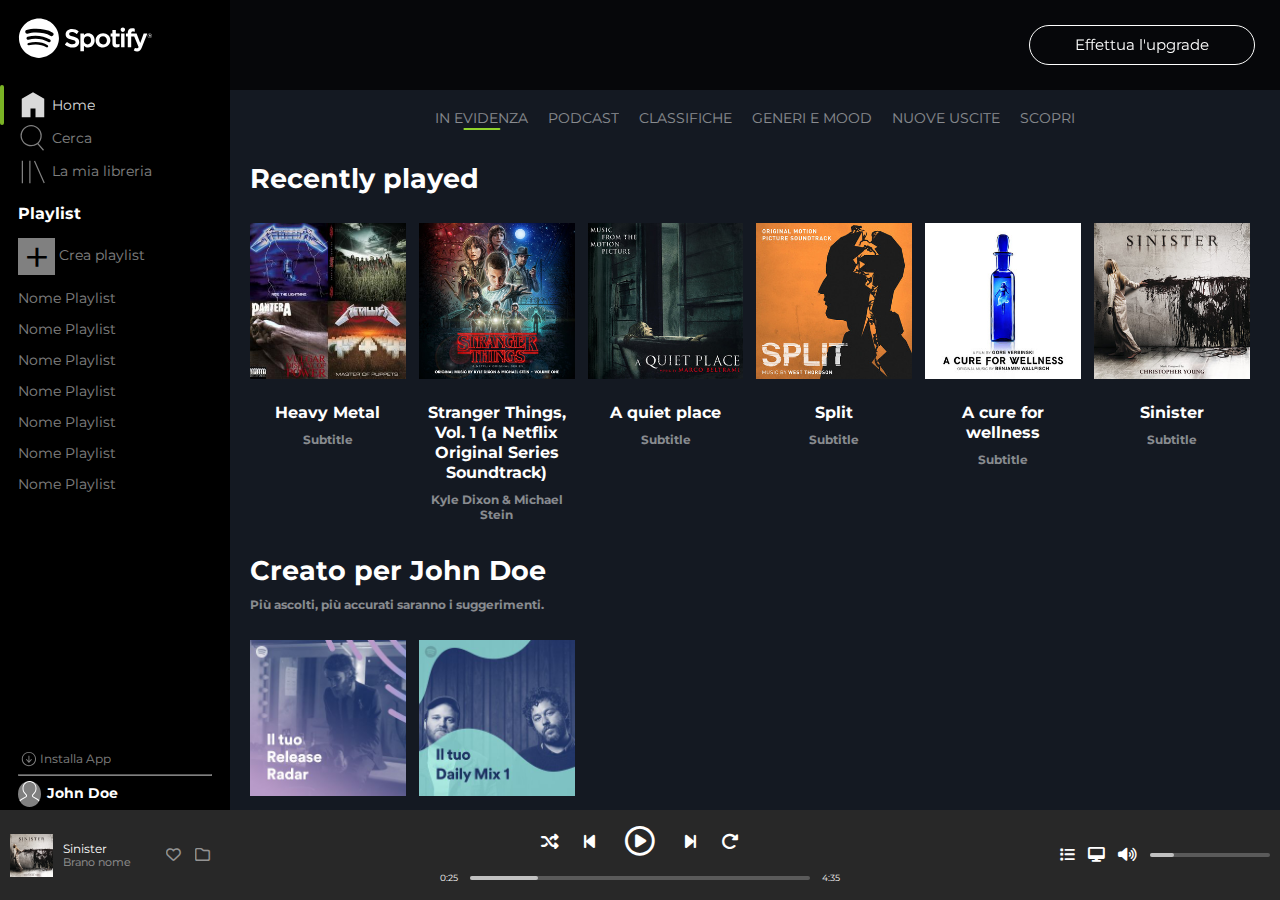
<file: index.html>
<!DOCTYPE html>
<html lang="en">
<head>
    <meta charset="UTF-8">
    <meta http-equiv="X-UA-Compatible" content="IE=edge">
    <meta name="viewport" content="width=device-width, initial-scale=1.0">
    <link rel="preconnect" href="https://fonts.googleapis.com">
    <link rel="preconnect" href="https://fonts.gstatic.com" crossorigin>
    <link href="https://fonts.googleapis.com/css2?family=Montserrat:ital,wght@0,100;0,500;0,700;0,900;1,100;1,500;1,700;1,900&display=swap" rel="stylesheet">
    <link rel="stylesheet" href="https://cdnjs.cloudflare.com/ajax/libs/font-awesome/6.2.0/css/all.min.css">
    <link rel="stylesheet" href="css/style.css">
    <link rel="stylesheet" href="css/hover.css">
    <link rel="stylesheet" href="css/responsive.css">
    <title>Spotify web</title>
</head>
<body>

    <div id="main-container">

        <div id="side-bar">

            <div id="logo">
                <img src="img/logo.svg" alt="Logo Spotify" id="logo-big">
                <img src="img/logo-small.svg" alt="Logo Spotify" id="logo-small">
            </div>

            <div class="side-option less-dark-till-hover">
                <img src="img/home.svg" alt="Home">
                <span class="no-responsive">Home</spna>
                <div class="greenbar no-responsive"></div>
            </div>

            <div class="side-option dark-till-hover">
                <img src="img/search.svg" alt="Search">
                <span class="no-responsive">Cerca</span>
            </div>

            <div class="side-option dark-till-hover">
                <img src="img/libreria.svg" alt="Library">
                <span class="no-responsive">La mia libreria</span>
            </div>

            <h3 class="no-responsive">Playlist</h3>

            <div id="add-playlist" class="dark-till-hover no-responsive">
                <div id="add">+</div>
                Crea playlist
            </div>

            <ul class="no-responsive">
                <li class="dark-till-hover">Nome Playlist</li>
                <li class="dark-till-hover">Nome Playlist</li>
                <li class="dark-till-hover">Nome Playlist</li>
                <li class="dark-till-hover">Nome Playlist</li>
                <li class="dark-till-hover">Nome Playlist</li>
                <li class="dark-till-hover">Nome Playlist</li>
                <li class="dark-till-hover">Nome Playlist</li>
            </ul>

            <div id="download" class="dark-till-hover">
                <img src="img/download.svg" alt="Download button">
                <span class="no-responsive">Installa App</span>
            </div>
            
            <hr class="no-responsive">

            <div id="user">
                <img src="img/profile.svg" alt="Immagine profilo">
                <span class="no-responsive">John Doe</span>
            </div>

        </div>

        <div id="cta">
            <div id="upgrade" class="zoom">Effettua l'upgrade</div>
        </div>

        <div id="album-selection">

            <nav id="top-options">
                <div id="now-active">
                    <div class="dark-till-hover">IN EVIDENZA</div>
                    <div class="greenbar"></div>
                </div>
                <div class="dark-till-hover"> PODCAST</div>
                <div class="dark-till-hover">CLASSIFICHE</div>
                <div class="dark-till-hover">GENERI E MOOD</div>
                <div class="dark-till-hover">NUOVE USCITE</div>
                <div class="dark-till-hover">SCOPRI</div>
            </nav>

            <div id="card-wrapper">

                <h2>Recently played</h2>
                <section class="card-container">
                    
                    <div class="card">                        
                        <div class="img-container">
                            <img src="img/metal_lifting.jpg" alt="Musica metal">
                            <div class="rollhover"><i class="fa-regular fa-circle-play"></i></div>
                        </div>
                        <h4>Heavy Metal</h4>
                        <h6>Subtitle</h6>
                    </div>
                    
                    <div class="card">
                        <div class="img-container">
                            <img src="img/stranger.jpeg" alt="Stranger Things vol. 1">
                            <div class="rollhover"><i class="fa-regular fa-circle-play"></i></div>
                        </div>
                        <h4>Stranger Things, Vol. 1 (a Netflix Original Series Soundtrack)</h4>
                        <h6>Kyle Dixon &amp; Michael Stein</h6>
                    </div>
                    
                    <div class="card">
                        <div class="img-container">
                            <img src="img/aquietplace.jpeg" alt="A quiet place">
                            <div class="rollhover"><i class="fa-regular fa-circle-play"></i></div>
                        </div>
                        <h4>A quiet place</h4>
                        <h6>Subtitle</h6>
                    </div>
                    
                    <div class="card">
                        <div class="img-container">
                            <img src="img/split.jpeg" alt="Split">
                            <div class="rollhover"><i class="fa-regular fa-circle-play"></i></div>
                        </div>
                        <h4>Split</h4>
                        <h6>Subtitle</h6>
                    </div>
                    
                    <div class="card">
                        <div class="img-container">
                            <img src="img/cure.jpeg" alt="Cure">
                            <div class="rollhover"><i class="fa-regular fa-circle-play"></i></div>
                        </div>
                        <h4>A cure for wellness</h4>
                        <h6>Subtitle</h6>
                    </div>
                    
                    <div class="card">
                        <div class="img-container">
                            <img src="img/sinister.jpeg" alt="Sinister">
                            <div class="rollhover"><i class="fa-regular fa-circle-play"></i></div>
                        </div>
                        <h4>Sinister</h4>
                        <h6>Subtitle</h6>
                    </div>
                
                </section>

                <h2>Creato per John Doe</h2>
                <h6>Pi&ugrave; ascolti, pi&ugrave; accurati saranno i suggerimenti.</h6>
                <section class="card-container">
                    
                    <div class="card">
                        <div class="img-container">
                            <img src="img/radar.jpeg" alt="Radar">
                            <div class="rollhover"><i class="fa-regular fa-circle-play"></i></div>
                        </div>
                        <h4>Release Radar</h4>
                    </div>
                    
                    <div class="card">
                        <div class="img-container">
                            <img src="img/mixdaily.jpeg" alt="Mix">
                            <div class="rollhover"><i class="fa-regular fa-circle-play"></i></div>
                        </div>
                        <h4>Daily Mix 1</h4>
                    </div>                    
                
                </section>

                <h2>Artisti pi&ugrave; popolari</h2>
                <h6>Pi&ugrave; ascolti, pi&ugrave; accurati saranno i suggerimenti.</h6>
                <section class="card-container">
                    
                    <div class="card">
                        <div class="img-container">
                            <img src="img/youg.jpeg" alt="Youg">
                            <div class="rollhover"><i class="fa-regular fa-circle-play"></i></div>
                        </div>
                        <h4>Lana del Rey</h4>
                    </div>
                    
                    <div class="card">
                        <div class="img-container">
                            <img src="img/einaudi.jpeg" alt="Einaudi">
                            <div class="rollhover"><i class="fa-regular fa-circle-play"></i></div>
                        </div>
                        <h4>Ludovico Einaudi</h4>
                    </div>                    
                
                </section>

           </div>

        </div>

    </div>

    <div id="controls">

        <div class="side-controls">

            <div id="track-icon">
                <img src="img/sinister.jpeg" alt="Sinister">
                <div id="track-name">
                    Sinister<br>
                    <div class="dark-till-hover">Brano nome</div>
                </div>
            </div>
            <div id="folder-favourites">
                <div class="dark-till-hover"><i class="fa-regular fa-heart"></i></div>
                <div class="dark-till-hover"><i class="fa-regular fa-folder"></i></div>
            </div>

        </div>

        <div id="main-controls">
            
            <div id="track-controls">
                <i class="fa-solid fa-shuffle"></i>
                <i class="fa-solid fa-backward-step"></i>
                <i class="fa-regular fa-circle-play zoom" id="play"></i>
                <i class="fa-solid fa-forward-step"></i>
                <i class="fa-solid fa-rotate-right"></i>
            </div>

            <div id="time-bar">
                <div class="time">0:25</div>
                <div class="bar-tot">
                    <div class="bar-now">
                        <div class="bar-pointer"></div>
                    </div>
                </div>
                <div class="time">4:35</div>
            </div>

        </div>

        <div class="side-controls">
            <i class="fa-solid fa-list"></i>
            <i class="fa-solid fa-desktop"></i>
            <i class="fa-solid fa-volume-high"></i>
            <div class="bar-tot">
                <div class="bar-now">
                    <div class="bar-pointer"></div>
                </div>
            </div>
        </div>

    </div>
    
</body>
</html>
</file>
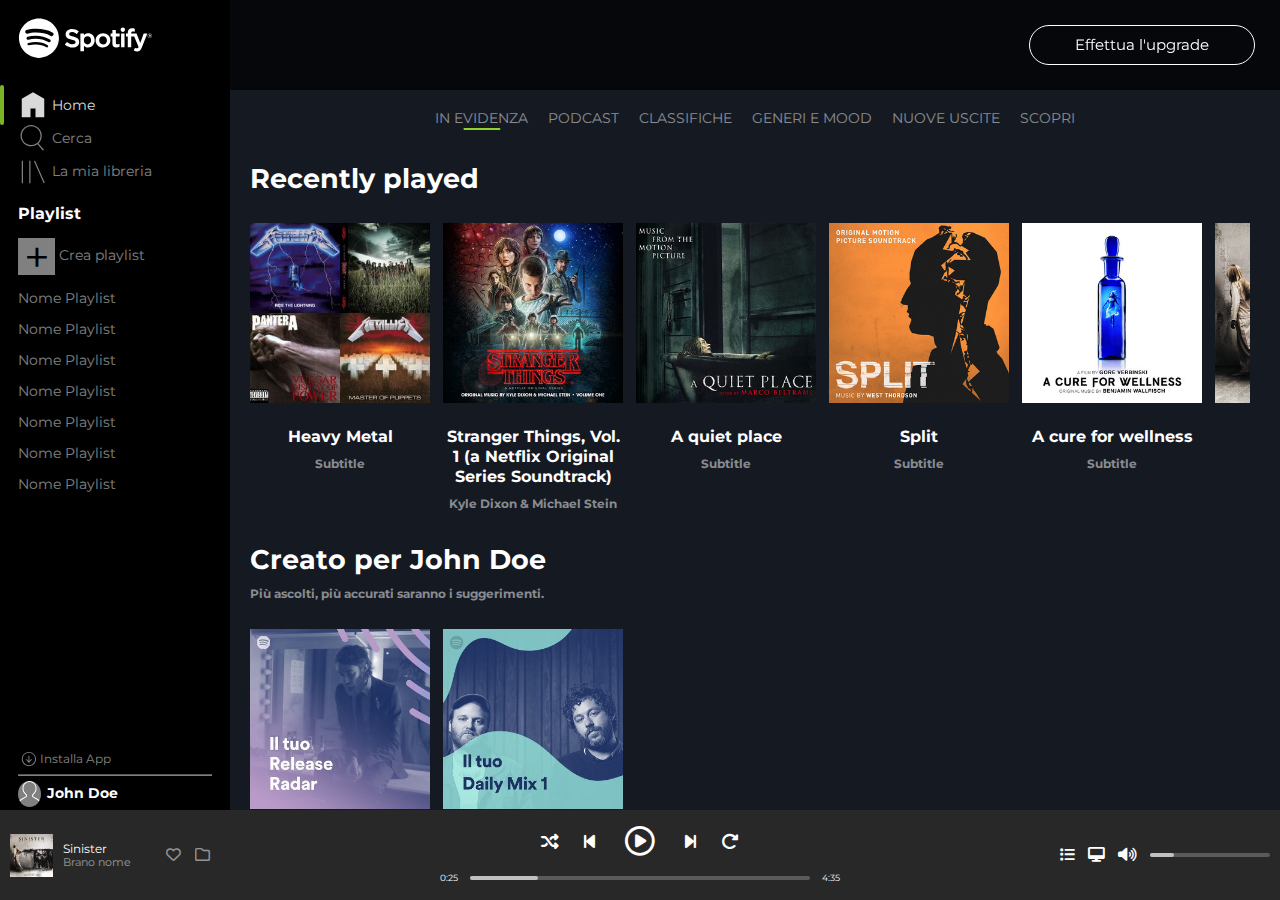
<file: Bonus/index.html>
<!DOCTYPE html>
<html lang="en">
<head>
    <meta charset="UTF-8">
    <meta http-equiv="X-UA-Compatible" content="IE=edge">
    <meta name="viewport" content="width=device-width, initial-scale=1.0">
    <link rel="preconnect" href="https://fonts.googleapis.com">
    <link rel="preconnect" href="https://fonts.gstatic.com" crossorigin>
    <link href="https://fonts.googleapis.com/css2?family=Montserrat:ital,wght@0,100;0,500;0,700;0,900;1,100;1,500;1,700;1,900&display=swap" rel="stylesheet">
    <link rel="stylesheet" href="https://cdnjs.cloudflare.com/ajax/libs/font-awesome/6.2.0/css/all.min.css">
    <link rel="stylesheet" href="css/style.css">
    <link rel="stylesheet" href="css/hover.css">
    <link rel="stylesheet" href="css/responsive.css">
    <title>Spotify web bonus</title>
</head>
<body>

    <div id="main-container">

        <div id="side-bar">

            <div id="logo">
                <img src="img/logo.svg" alt="Logo Spotify" id="logo-big">
                <img src="img/logo-small.svg" alt="Logo Spotify" id="logo-small">
            </div>

            <div class="side-option less-dark-till-hover">
                <img src="img/home.svg" alt="Home">
                <span class="no-responsive">Home</spna>
                <div class="greenbar no-responsive"></div>
            </div>

            <div class="side-option dark-till-hover">
                <img src="img/search.svg" alt="Search">
                <span class="no-responsive">Cerca</span>
            </div>

            <div class="side-option dark-till-hover">
                <img src="img/libreria.svg" alt="Library">
                <span class="no-responsive">La mia libreria</span>
            </div>

            <h3 class="no-responsive">Playlist</h3>

            <div id="add-playlist" class="dark-till-hover no-responsive">
                <div id="add">+</div>
                Crea playlist
            </div>

            <ul class="no-responsive">
                <li class="dark-till-hover">Nome Playlist</li>
                <li class="dark-till-hover">Nome Playlist</li>
                <li class="dark-till-hover">Nome Playlist</li>
                <li class="dark-till-hover">Nome Playlist</li>
                <li class="dark-till-hover">Nome Playlist</li>
                <li class="dark-till-hover">Nome Playlist</li>
                <li class="dark-till-hover">Nome Playlist</li>
            </ul>

            <div id="download" class="dark-till-hover">
                <img src="img/download.svg" alt="Download button">
                <span class="no-responsive">Installa App</span>
            </div>
            
            <hr class="no-responsive">

            <div id="user">
                <img src="img/profile.svg" alt="Immagine profilo">
                <span class="no-responsive">John Doe</span>
            </div>

        </div>

        <div id="cta">
            <div id="upgrade" class="zoom">Effettua l'upgrade</div>
        </div>

        <div id="album-selection">

            <nav id="top-options">
                <div id="now-active">
                    <div class="dark-till-hover">IN EVIDENZA</div>
                    <div class="greenbar"></div>
                </div>
                <div class="dark-till-hover"> PODCAST</div>
                <div class="dark-till-hover">CLASSIFICHE</div>
                <div class="dark-till-hover">GENERI E MOOD</div>
                <div class="dark-till-hover">NUOVE USCITE</div>
                <div class="dark-till-hover">SCOPRI</div>
            </nav>

            <div id="card-wrapper">

                <h2>Recently played</h2>
                <section class="card-container">
                    
                    <div class="card">                        
                        <div class="img-container">
                            <img src="img/metal_lifting.jpg" alt="Musica metal">
                            <div class="rollhover"><i class="fa-regular fa-circle-play"></i></div>
                        </div>
                        <h4>Heavy Metal</h4>
                        <h6>Subtitle</h6>
                    </div>
                    
                    <div class="card">
                        <div class="img-container">
                            <img src="img/stranger.jpeg" alt="Stranger Things vol. 1">
                            <div class="rollhover"><i class="fa-regular fa-circle-play"></i></div>
                        </div>
                        <h4>Stranger Things, Vol. 1 (a Netflix Original Series Soundtrack)</h4>
                        <h6>Kyle Dixon &amp; Michael Stein</h6>
                    </div>
                    
                    <div class="card">
                        <div class="img-container">
                            <img src="img/aquietplace.jpeg" alt="A quiet place">
                            <div class="rollhover"><i class="fa-regular fa-circle-play"></i></div>
                        </div>
                        <h4>A quiet place</h4>
                        <h6>Subtitle</h6>
                    </div>
                    
                    <div class="card">
                        <div class="img-container">
                            <img src="img/split.jpeg" alt="Split">
                            <div class="rollhover"><i class="fa-regular fa-circle-play"></i></div>
                        </div>
                        <h4>Split</h4>
                        <h6>Subtitle</h6>
                    </div>
                    
                    <div class="card">
                        <div class="img-container">
                            <img src="img/cure.jpeg" alt="Cure">
                            <div class="rollhover"><i class="fa-regular fa-circle-play"></i></div>
                        </div>
                        <h4>A cure for wellness</h4>
                        <h6>Subtitle</h6>
                    </div>
                    
                    <div class="card">
                        <div class="img-container">
                            <img src="img/sinister.jpeg" alt="Sinister">
                            <div class="rollhover"><i class="fa-regular fa-circle-play"></i></div>
                        </div>
                        <h4>Sinister</h4>
                        <h6>Subtitle</h6>
                    </div>
                
                </section>

                <h2>Creato per John Doe</h2>
                <h6>Pi&ugrave; ascolti, pi&ugrave; accurati saranno i suggerimenti.</h6>
                <section class="card-container">
                    
                    <div class="card">
                        <div class="img-container">
                            <img src="img/radar.jpeg" alt="Radar">
                            <div class="rollhover"><i class="fa-regular fa-circle-play"></i></div>
                        </div>
                        <h4>Release Radar</h4>
                    </div>
                    
                    <div class="card">
                        <div class="img-container">
                            <img src="img/mixdaily.jpeg" alt="Mix">
                            <div class="rollhover"><i class="fa-regular fa-circle-play"></i></div>
                        </div>
                        <h4>Daily Mix 1</h4>
                    </div>                    
                
                </section>

                <h2>Artisti pi&ugrave; popolari</h2>
                <h6>Pi&ugrave; ascolti, pi&ugrave; accurati saranno i suggerimenti.</h6>
                <section class="card-container">
                    
                    <div class="card">
                        <div class="img-container">
                            <img src="img/youg.jpeg" alt="Youg">
                            <div class="rollhover"><i class="fa-regular fa-circle-play"></i></div>
                        </div>
                        <h4>Lana del Rey</h4>
                    </div>
                    
                    <div class="card">
                        <div class="img-container">
                            <img src="img/einaudi.jpeg" alt="Einaudi">
                            <div class="rollhover"><i class="fa-regular fa-circle-play"></i></div>
                        </div>
                        <h4>Ludovico Einaudi</h4>
                    </div>                    
                
                </section>

           </div>

        </div>

    </div>

    <div id="controls">

        <div class="side-controls">

            <div id="track-icon">
                <img src="img/sinister.jpeg" alt="Sinister">
                <div id="track-name">
                    Sinister<br>
                    <div class="dark-till-hover">Brano nome</div>
                </div>
            </div>
            <div id="folder-favourites">
                <div class="dark-till-hover"><i class="fa-regular fa-heart"></i></div>
                <div class="dark-till-hover"><i class="fa-regular fa-folder"></i></div>
            </div>

        </div>

        <div id="main-controls">
            
            <div id="track-controls">
                <i class="fa-solid fa-shuffle"></i>
                <i class="fa-solid fa-backward-step"></i>
                <i class="fa-regular fa-circle-play zoom" id="play"></i>
                <i class="fa-solid fa-forward-step"></i>
                <i class="fa-solid fa-rotate-right"></i>
            </div>

            <div id="time-bar">
                <div class="time">0:25</div>
                <div class="bar-tot">
                    <div class="bar-now">
                        <div class="bar-pointer"></div>
                    </div>
                </div>
                <div class="time">4:35</div>
            </div>

        </div>

        <div class="side-controls">
            <i class="fa-solid fa-list"></i>
            <i class="fa-solid fa-desktop"></i>
            <i class="fa-solid fa-volume-high"></i>
            <div class="bar-tot">
                <div class="bar-now">
                    <div class="bar-pointer"></div>
                </div>
            </div>
        </div>

    </div>
    
</body>
</html>
</file>
<file: css/style.css>
/* general rules */
*{
    margin: 0;
    padding: 0;
    box-sizing: border-box;
}

:root{
    --green: #90d32c;
    --grey: rgba(255, 255, 255, .5);
    font-family: 'Montserrat', sans-serif;
    color: #fff;
    font-size: 13.5px;
}

li{
    list-style: none;
}

img{
    max-width: 100%;
}

.greenbar{
    background-color: var(--green);
    border-radius: 5px;
}

.dark-till-hover{
    opacity: 0.5;
}

.less-dark-till-hover{
    opacity: 0.85;
}

/* main part rules */
#main-container{
    display: flex;
    flex-wrap: nowrap;
    height: calc(100vh - 90px);
    overflow: auto;
    position: relative;
}


/* side bar rules */
#side-bar{
    flex-shrink: 0;
    background-color: #000;
    color: #fff;
    width: 230px;
    height: 100%;
    padding: 18px 18px 3px;
    overflow: auto;
    display: flex;
    flex-direction: column;
}

#side-bar > *{
    width: fit-content;
}

/* logo rules */
#logo{
    height: 72px;
    flex-shrink: 0;
}

#logo-big{
    width: 135px;
}

#logo-small{
    width: 30px;
    display: none;
}

/* side navigator rules */
.side-option img{
    width: 30px;
}

.side-option span{
    vertical-align: top;
    line-height: 30px;
}

.side-option.less-dark-till-hover{
    position: relative;
}

#side-bar .greenbar{
    height: 40px;
    width: 4px;
    position: absolute;
    left: -18px;
    top: -5px;
}

/* playlist rules */
#side-bar h3{
    margin: 15px 0;
}

#add{
    background-color: #fff;
    color: #000;
    display: inline-block;
    width: 37px;
    height: 37px;
    line-height: 37px;
    text-align: center;
    font-size: 45px;
    vertical-align: middle;
}

#side-bar ul{
    overflow-y: auto;
    width: 100%;
    min-height: 40px;
}

#side-bar li{
    margin: 15px 0;
    width: fit-content;
}

/* foot sidebar rules */
#download{
    margin-top: auto;
    font-size: 0.9rem;
}

#download img{
    width: 19px;
    vertical-align: middle;
}

#side-bar hr{
    border-color: var(--grey);
    width: 100%;
    margin: 5px 0;
}

#user{
    font-weight: bold;
    cursor: pointer;
}

#user img{
    width: 23px;
    vertical-align: middle;
    background-color: var(--grey);
    border-radius: 50%;
    margin-right: 2px;
}
/* end sidebar rules */

/* call to action rules */
#cta{
    background-color: rgba(0, 0, 0, .7);
    height: 90px;
    position: absolute;
    top: 0;
    right: 0;
    width: calc(100% - 230px);
    z-index: 100;
}

#upgrade{
    border: 1px solid #fff;
    padding: 10px 45px;
    border-radius: 100px;
    font-size: 1.1rem;
    margin-left: auto;
    margin-right: 25px;
    margin-top: 25px;
    width: fit-content;
    transition: all 0.1s linear;
}

/* album selection rules */
#album-selection{
    flex-grow: 1;
    min-width: 100px;
    height: 100%;
    background-color: #141922;
    overflow: auto;
}

/* top options rules */
#top-options{
    margin-top: 110px;
    padding: 0 20px;
    display: flex;
    justify-content: center;
    column-gap: 20px;
    row-gap: 35px;
    flex-wrap: wrap;
}

#top-options *{
    width: max-content;
    height: 20px;
    flex-shrink: 0;
    position: relative;
}

#top-options .greenbar{
    width: 40%;
    height: 2px;
    position: absolute;
    bottom: 0;
    left: 50%;
    transform: translate(-50%, 0);
}

/* cards section rules */
#card-wrapper{
    padding: 0 30px 0 20px;
}

#card-wrapper h2{
    font-size: 2rem;
    margin-top: 32px;
}

.card-container{
    display: flex;
    flex-wrap: wrap;
    align-items: flex-start;
    gap: 13px;
    margin-top: 28px;
}

.card{
    width: calc((100% - 65px) / 6);
    text-align: center;
    max-width: 250px;
}

.card h4{
    font-size: 1.2rem;
    margin: 20px 0 10px;
}

#card-wrapper h6{
    color: var(--grey);
    font-size: 0.9rem;
}

#card-wrapper > h6{
    margin-top: 10px;
}

.card-container:last-child .img-container{
    border-radius: 50%;
    overflow: hidden;
}

.img-container{
    position: relative;
}

.img-container *{
    transition: all 0.1s linear;
}

.img-container .rollhover{
    position: absolute;
    top: 0;
    left: 0;
    height: 100%;
    width: 100%;
    font-size: 60px;
    opacity: 0;
}

.img-container .rollhover *{
    position: absolute;
    top: 50%;
    transform: translate(-50%, -50%);
}
/* end album selection rules */

/* control bar rules */
#controls{
    height: 90px;
    background-color: #282828;
    display: flex;
    justify-content: space-between;
    align-items: center;
}

/* controls side rules */
.side-controls{
    display: flex;
    align-items: center;
    justify-content: space-between;
    padding: 0 10px;
    width: 230px;
    font-size: 1.1em;
}

#track-icon{
    display: flex;
    align-items: center; 
}

#track-icon img{
    max-width: 43px;
}

#track-name{
margin-left: 10px;
font-size: 0.9rem;
}

#track-name .dark-till-hover{
    font-size: 0.8rem;
}

#folder-favourites div{
    display: inline-block;
    margin-right: 10px;
}

.side-controls .bar-tot{
    width: 120px;
}

/* center part controls rules */
#main-controls{
    width: 38%;
    min-width: 226px;
    text-align: center;
}

#track-controls{
    font-size: 1.3rem;
    margin-bottom: 15px;
}

#track-controls i{
    margin: 0 10px;
    vertical-align: middle;
}

#track-controls #play{
    font-size: 2.2rem;
    margin: 0 15px;
    transition: all 0.1s linear;
}

#time-bar{
    font-size: 0.7rem;
}

#time-bar > *{
    display: inline-block;
    vertical-align: middle;
}

.bar-tot{
    background-color: #5a5a5a;
    height: 4px;
    border-radius: 2px;
}

.bar-pointer{
    display: none;
    padding: 7px;
    border-radius: 7px;
    background-color: #fff;
    position: absolute;
    right: -7px;
    top:-5px;
}

#time-bar .bar-tot{
    width: 70%;
    margin: 0 10px;
}

.bar-now{
    background-color: #c1c1c1;
    height: 100%;
    border-radius: 2px;
    width: 20%;
}
</file>
<file: css/hover.css>
.dark-till-hover:hover, .less-dark-till-hover:hover{
    opacity: 1;
    cursor: pointer;
}

.zoom:hover{
    transform: scale(1.2);
    cursor: pointer;
}

#track-name .dark-till-hover:hover{
    text-decoration: underline;
}

#controls i:hover{
    cursor: pointer;
}

.bar-tot:hover{
    cursor: pointer;
}

.bar-tot:hover .bar-now{
    background-color: var(--green);
    position: relative;
}

.bar-tot:hover .bar-pointer{
    display: block;
}

.card:hover{
    cursor: pointer;
}

.card:hover .img-container img{
    opacity: 0.4;
}

.card:hover .img-container .rollhover{
    opacity: 1;
}
</file>
<file: css/responsive.css>
@media all and (max-width:1190px) {
    .card{
        width: calc((100% - 39px) / 4);
    }
}

@media all and (max-width:750px){
    #track-icon img{
        width: 35%;
        min-width: 28px;
    }
    
    #folder-favourites div{
        display: block;
    }

    .side-controls .bar-tot{
        width: 45%;
    }

    .card{
        width: calc((100% - 13px) / 2);
    }
}

@media all and (max-width:550px) {
    #cta{
        width: calc(100% - 50px);
    }

    #side-bar{
        width: 50px;
        height: 100%;
        padding: 4px 10px 5px;
        flex-shrink: 0;
    }

    #logo{
        height: 40px;
    }

    #logo-big{
        display: none;
    }

    #logo-small{
        display: block;
    }

    .no-responsive{
        display: none;
    }

    #download{
        text-align: center;
        width: 100%;
    }

    #user{
        margin-top: 5px;
        text-align: center;
        width: 100%;
    }

}

@media all and (max-width:510px) {
    #track-icon img{
        display: none;
    }

    .side-controls:first-child{
        flex-shrink: 1.7;
    }
    
    .side-controls .bar-tot{
        display: none;
    }
    .side-controls:last-child{
        flex-shrink: 2;
    }
}
</file>
<file: Bonus/css/style.css>
/* general rules */
*{
    margin: 0;
    padding: 0;
    box-sizing: border-box;
}

/* scrollbar rules */
::-webkit-scrollbar {
    width: 5px;
}

::-webkit-scrollbar-thumb {
    background: #222;
    border-radius: 5px;
}

/* Firefox scrollbar rules */
:root{
    scrollbar-color: #222 transparent;
}

:root{
    --green: #90d32c;
    --grey: rgba(255, 255, 255, .5);
    font-family: 'Montserrat', sans-serif;
    color: #fff;
    font-size: 13.5px;
}

li{
    list-style: none;
}

img{
    max-width: 100%;
}

.greenbar{
    background-color: var(--green);
    border-radius: 5px;
}

.dark-till-hover{
    opacity: 0.5;
}

.less-dark-till-hover{
    opacity: 0.85;
}

/* main part rules */
#main-container{
    display: flex;
    flex-wrap: nowrap;
    height: calc(100vh - 90px);
    overflow: auto;
    position: relative;
}


/* side bar rules */
#side-bar{
    flex-shrink: 0;
    background-color: #000;
    color: #fff;
    width: 230px;
    height: 100%;
    padding: 18px 18px 3px;
    overflow: auto;
    display: flex;
    flex-direction: column;
}

#side-bar > *{
    width: fit-content;
}

/* logo rules */
#logo{
    height: 72px;
    flex-shrink: 0;
}

#logo-big{
    width: 135px;
}

#logo-small{
    width: 30px;
    display: none;
}

/* side navigator rules */
.side-option img{
    width: 30px;
}

.side-option span{
    vertical-align: top;
    line-height: 30px;
}

.side-option.less-dark-till-hover{
    position: relative;
}

#side-bar .greenbar{
    height: 40px;
    width: 4px;
    position: absolute;
    left: -18px;
    top: -5px;
}

/* playlist rules */
#side-bar h3{
    margin: 15px 0;
}

#add{
    background-color: #fff;
    color: #000;
    display: inline-block;
    width: 37px;
    height: 37px;
    line-height: 37px;
    text-align: center;
    font-size: 45px;
    vertical-align: middle;
}

#side-bar ul{
    overflow-y: auto;
    width: 100%;
    min-height: 40px;
}

#side-bar li{
    margin: 15px 0;
    width: fit-content;
}

/* foot sidebar rules */
#download{
    margin-top: auto;
    font-size: 0.9rem;
}

#download img{
    width: 19px;
    vertical-align: middle;
}

#side-bar hr{
    border-color: var(--grey);
    width: 100%;
    margin: 5px 0;
}

#user{
    font-weight: bold;
    cursor: pointer;
}

#user img{
    width: 23px;
    vertical-align: middle;
    background-color: var(--grey);
    border-radius: 50%;
    margin-right: 2px;
}
/* end sidebar rules */

/* call to action rules */
#cta{
    background-color: rgba(0, 0, 0, .7);
    height: 90px;
    position: absolute;
    top: 0;
    right: 0;
    width: calc(100% - 230px);
    z-index: 100;
}

#upgrade{
    border: 1px solid #fff;
    padding: 10px 45px;
    border-radius: 100px;
    font-size: 1.1rem;
    margin-left: auto;
    margin-right: 25px;
    margin-top: 25px;
    width: fit-content;
    transition: all 0.1s linear;
}

/* album selection rules */
#album-selection{
    flex-grow: 1;
    min-width: 100px;
    height: 100%;
    background-color: #141922;
    overflow: auto;
}

/* top options rules */
#top-options{
    margin-top: 110px;
    padding: 0 20px;
    display: flex;
    justify-content: center;
    column-gap: 20px;
    row-gap: 35px;
    flex-wrap: wrap;
}

#top-options *{
    width: max-content;
    height: 20px;
    flex-shrink: 0;
    position: relative;
}

#top-options .greenbar{
    width: 40%;
    height: 2px;
    position: absolute;
    bottom: 0;
    left: 50%;
    transform: translate(-50%, 0);
}

/* cards section rules */
#card-wrapper{
    padding: 0 30px 0 20px;
}

#card-wrapper h2{
    font-size: 2rem;
    margin-top: 32px;
}

.card-container{
    display: flex;
    flex-wrap: nowrap;
    align-items: flex-start;
    gap: 13px;
    margin-top: 28px;
    overflow-x: auto;
}

.card{
    width: calc((100% - 65px) / 6);
    text-align: center;
    max-width: 250px;
    min-width: 180px;
}

.card h4{
    font-size: 1.2rem;
    margin: 20px 0 10px;
}

#card-wrapper h6{
    color: var(--grey);
    font-size: 0.9rem;
}

#card-wrapper > h6{
    margin-top: 10px;
}

.card-container:last-child .img-container{
    border-radius: 50%;
    overflow: hidden;
}

.img-container{
    position: relative;
}

.img-container *{
    transition: all 0.1s linear;
}

.img-container .rollhover{
    position: absolute;
    top: 0;
    left: 0;
    height: 100%;
    width: 100%;
    font-size: 60px;
    opacity: 0;
}

.img-container .rollhover *{
    position: absolute;
    top: 50%;
    transform: translate(-50%, -50%);
}
/* end album selection rules */

/* control bar rules */
#controls{
    height: 90px;
    background-color: #282828;
    display: flex;
    justify-content: space-between;
    align-items: center;
}

/* controls side rules */
.side-controls{
    display: flex;
    align-items: center;
    justify-content: space-between;
    padding: 0 10px;
    width: 230px;
    font-size: 1.1em;
}

#track-icon{
    display: flex;
    align-items: center; 
}

#track-icon img{
    max-width: 43px;
}

#track-name{
margin-left: 10px;
font-size: 0.9rem;
}

#track-name .dark-till-hover{
    font-size: 0.8rem;
}

#folder-favourites div{
    display: inline-block;
    margin-right: 10px;
}

.side-controls .bar-tot{
    width: 120px;
}

/* center part controls rules */
#main-controls{
    width: 38%;
    min-width: 226px;
    text-align: center;
}

#track-controls{
    font-size: 1.3rem;
    margin-bottom: 15px;
}

#track-controls i{
    margin: 0 10px;
    vertical-align: middle;
}

#track-controls #play{
    font-size: 2.2rem;
    margin: 0 15px;
    transition: all 0.1s linear;
}

#time-bar{
    font-size: 0.7rem;
}

#time-bar > *{
    display: inline-block;
    vertical-align: middle;
}

.bar-tot{
    background-color: #5a5a5a;
    height: 4px;
    border-radius: 2px;
}

.bar-pointer{
    display: none;
    padding: 7px;
    border-radius: 7px;
    background-color: #fff;
    position: absolute;
    right: -7px;
    top:-5px;
}

#time-bar .bar-tot{
    width: 70%;
    margin: 0 10px;
}

.bar-now{
    background-color: #c1c1c1;
    height: 100%;
    border-radius: 2px;
    width: 20%;
}
</file>
<file: Bonus/css/hover.css>
.dark-till-hover:hover, .less-dark-till-hover:hover{
    opacity: 1;
    cursor: pointer;
}

.zoom:hover{
    transform: scale(1.2);
    cursor: pointer;
}

#track-name .dark-till-hover:hover{
    text-decoration: underline;
}

#controls i:hover{
    cursor: pointer;
}

.bar-tot:hover{
    cursor: pointer;
}

.bar-tot:hover .bar-now{
    background-color: var(--green);
    position: relative;
}

.bar-tot:hover .bar-pointer{
    display: block;
}

.card:hover{
    cursor: pointer;
}

.card:hover .img-container img{
    opacity: 0.4;
}

.card:hover .img-container .rollhover{
    opacity: 1;
}
</file>
<file: Bonus/css/responsive.css>
@media all and (max-width:750px){
    #track-icon img{
        width: 35%;
        min-width: 28px;
    }
    
    #folder-favourites div{
        display: block;
    }

    .side-controls .bar-tot{
        width: 45%;
    }
}

@media all and (max-width:550px) {
    #cta{
        width: calc(100% - 50px);
    }

    #side-bar{
        width: 50px;
        height: 100%;
        padding: 4px 10px 5px;
        flex-shrink: 0;
    }

    #logo{
        height: 40px;
    }

    #logo-big{
        display: none;
    }

    #logo-small{
        display: block;
    }

    .no-responsive{
        display: none;
    }

    #download{
        text-align: center;
        width: 100%;
    }

    #user{
        margin-top: 5px;
        text-align: center;
        width: 100%;
    }

    #track-icon img{
        display: none;
    }

    .side-controls:first-child{
        flex-shrink: 1.7;
    }

    .side-controls .bar-tot{
        display: none;
    }
    .side-controls:last-child{
        flex-shrink: 2;
    }
}

@media all and (max-width:410px) {
    .side-controls i:first-child, .side-controls i:nth-child(2){
        display: none;
    }

    .side-controls:last-child{
        justify-content: flex-end;
    }

    .side-controls{
        padding: 0 2%;
        flex-shrink: 2;
    }

    #main-controls{
        min-width:180px;
    }

    #track-controls i{
        margin: 0 5px;
        vertical-align: middle;
    }

    #time-bar .time{
        display: none;
    }

    #time-bar .bar-tot{
        width: 100%;
        margin: 0;
    }
}

@media all and (max-height:250px) {
    #cta{
        display: none;
    }
    
    #top-options{
        margin-top: 20px;
    }
}
</file>
